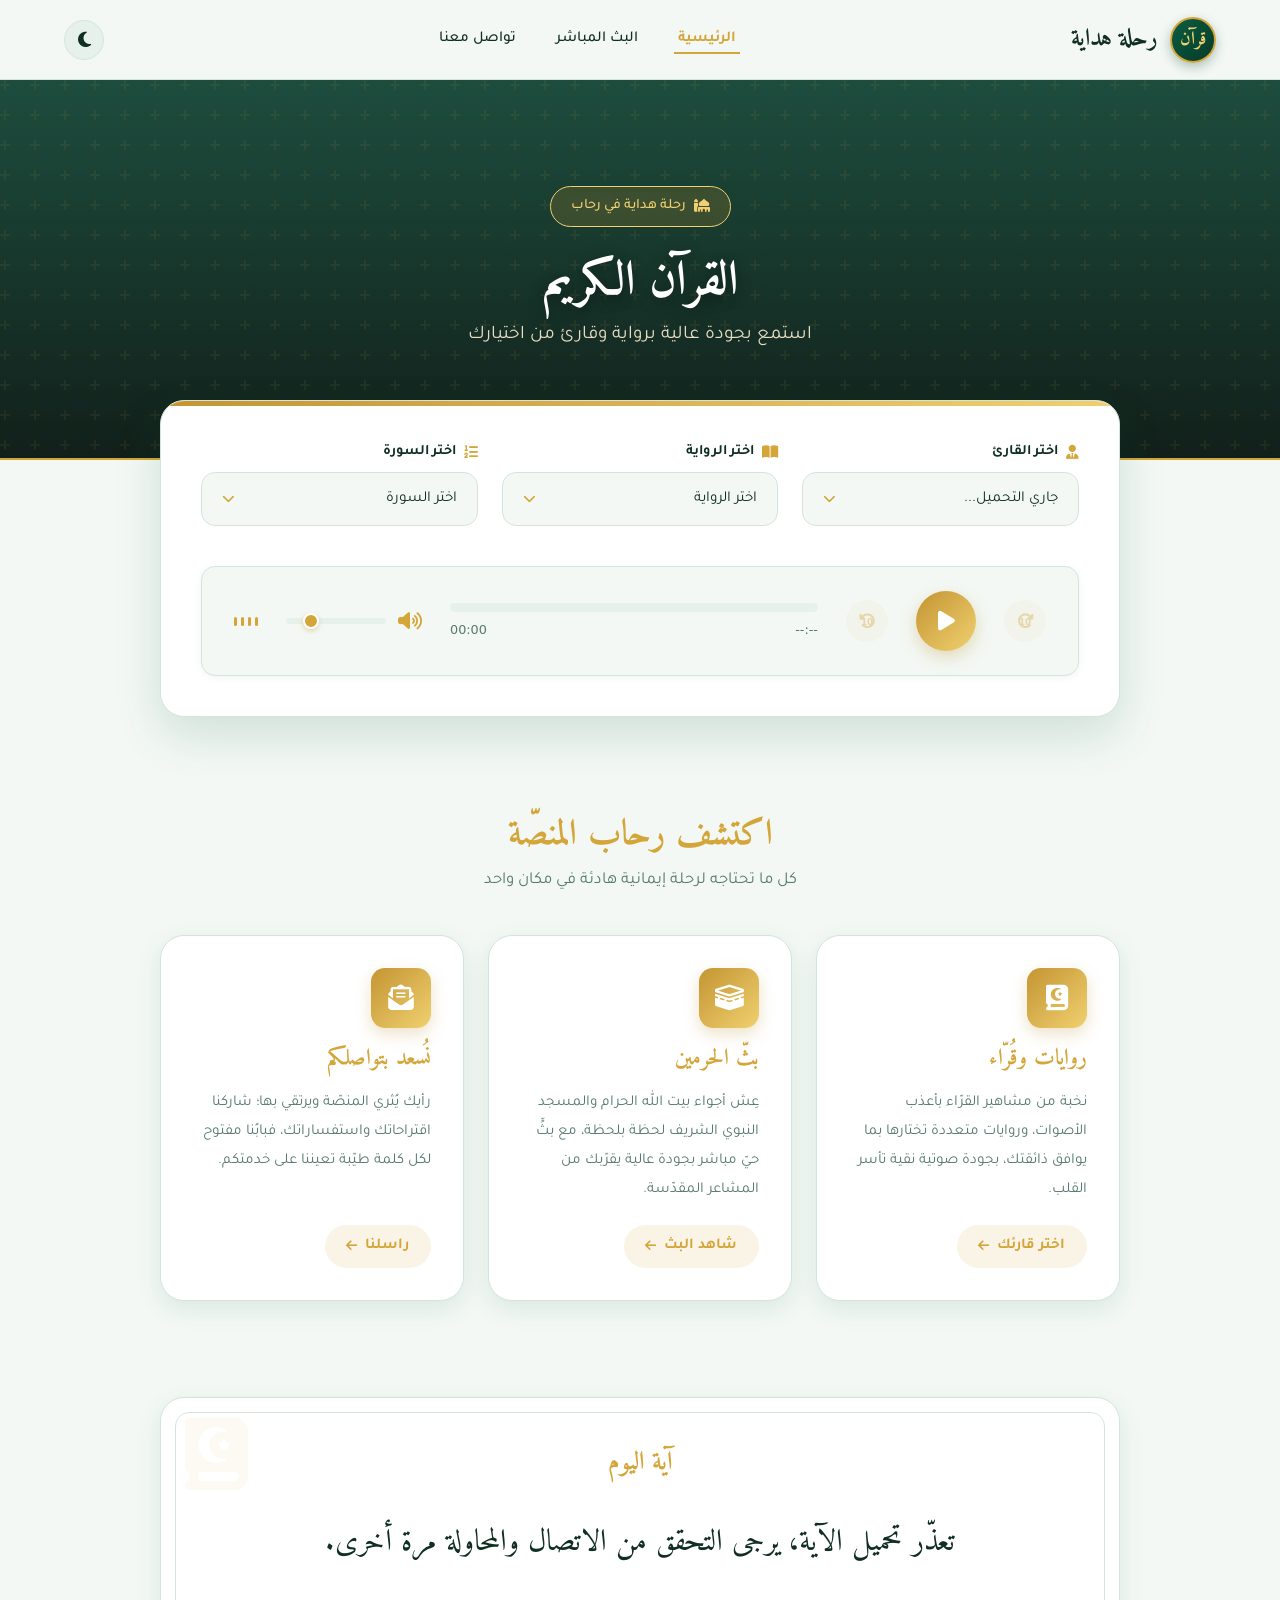
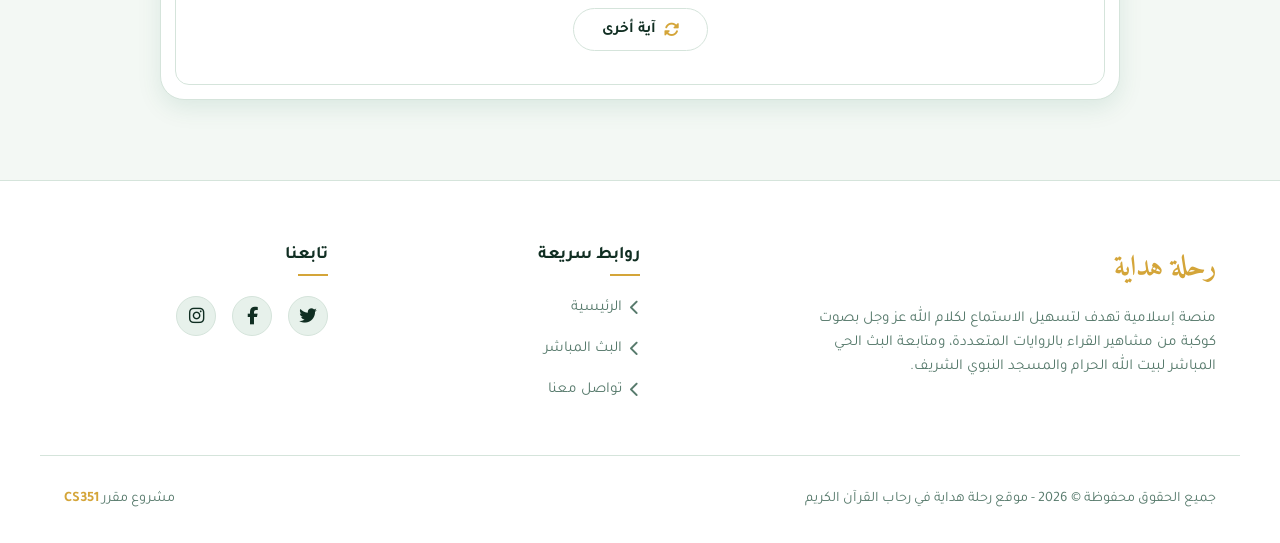
<file: index.html>
<!DOCTYPE html>
<html lang="ar" dir="rtl">
<head>
  <meta charset="UTF-8">
  <meta name="viewport" content="width=device-width, initial-scale=1.0">
  <title>رحلة هداية في رحاب القرآن الكريم</title>

  <!-- Favicon -->
  <link rel="icon" href="assets/icons/favicon.svg" type="image/svg+xml">

  <!-- Open Graph & Twitter Meta Tags -->
  <meta property="og:title" content="QURAAN - A Journey of Guidance">
  <meta property="og:description" content="Listen to the Holy Quran and watch live streams from the Two Holy Mosques with a calm and beautiful experience.">
  <!-- ⚠️ هام جداً لتطبيق تيليجرام: استبدل YOUR-DOMAIN.vercel.app برابط موقعك الحقيقي ⚠️ -->
  <meta property="og:url" content="https://quraan-project.vercel.app/">
  <meta property="og:image" content="https://quraan-project.vercel.app/assets/icons/og-image.png">
  <meta property="og:image:type" content="image/png">
  <meta property="og:image:width" content="1200">
  <meta property="og:image:height" content="630">
  <meta property="og:type" content="website">
  <meta name="twitter:card" content="summary_large_image">
  <meta name="twitter:title" content="QURAAN - A Journey of Guidance">
  <meta name="twitter:description" content="Listen to the Holy Quran and watch live streams from the Two Holy Mosques.">
  <meta name="twitter:image" content="https://quraan-project.vercel.app/assets/icons/og-image.png">

  <!-- تطبيق السمة (داكن/مضيء) قبل رسم الصفحة لمنع الوميض الأبيض عند التنقل -->
  <script>
    (function () {
      try {
        var t = localStorage.getItem('theme');
        if (!t) t = matchMedia('(prefers-color-scheme: dark)').matches ? 'dark' : 'light';
        document.documentElement.setAttribute('data-theme', t);
      } catch (e) {}
    })();
  </script>

  <!-- Google Fonts (Amiri & Tajawal) -->
  <link rel="preconnect" href="https://fonts.googleapis.com">
  <link rel="preconnect" href="https://fonts.gstatic.com" crossorigin>
  <link href="https://fonts.googleapis.com/css2?family=Amiri:ital,wght@0,400;0,700;1,400&family=Tajawal:wght@300;400;500;700;900&display=swap" rel="stylesheet">

  <!-- Font Awesome Icons -->
  <link rel="stylesheet" href="https://cdnjs.cloudflare.com/ajax/libs/font-awesome/6.4.0/css/all.min.css">

  <!-- Project Stylesheets -->
  <link rel="stylesheet" href="css/main.css">
  <link rel="stylesheet" href="css/header.css">
  <link rel="stylesheet" href="css/player.css">
  <link rel="stylesheet" href="css/footer.css">
</head>
<body>

  <!-- ============================================
       HEADER (Navbar Component)
       ============================================ -->
  <header class="header">
    <div class="container header__container">
      
      <!-- Brand Logo -->
      <a href="index.html" class="header__logo">
        <div class="header__logo-icon">قرآن</div>
        <span class="header__logo-text">رحلة هداية</span>
      </a>

      <!-- Navigation Links -->
      <nav class="header__nav" id="mainNav">
        <ul class="header__list">
          <li class="header__item">
            <a href="index.html" class="header__link header__link--active">الرئيسية</a>
          </li>
          <li class="header__item">
            <a href="live.html" class="header__link">البث المباشر</a>
          </li>
          <li class="header__item">
            <a href="contact.html" class="header__link">تواصل معنا</a>
          </li>
        </ul>
      </nav>

      <!-- Theme & Mobile Controls -->
      <div class="header__actions">
        <button class="header__theme-toggle" id="themeToggle" title="تبديل النمط" aria-label="تبديل مظهر الموقع">
          <i class="fas fa-moon"></i>
        </button>
        <button class="header__mobile-toggle" id="mobileToggle" aria-label="فتح قائمة التنقل" aria-expanded="false">
          <span></span>
          <span></span>
          <span></span>
        </button>
      </div>

    </div>
  </header>

  <!-- ============================================
       MAIN CONTENT (Hero & Player Section)
       ============================================ -->
  <main>
    
    <!-- Hero Section -->
    <section class="hero">
      <div class="hero__content">
        <div class="hero__badge">
          <i class="fas fa-mosque"></i>
          <span>رحلة هداية في رحاب</span>
        </div>
        <h1 class="hero__title">القرآن الكريم</h1>
        <p class="hero__subtitle">استمع بجودة عالية برواية وقارئ من اختيارك</p>
      </div>
    </section>

    <!-- Player Section -->
    <section class="player-section" id="player">
      <div class="container">
        
        <div class="player-card">
          
          <!-- Selectors Grid Row -->
          <div class="selectors-grid">
            
            <!-- Reciter Selector Group -->
            <div class="selector-group">
              <label class="selector-group__label">
                <i class="fas fa-user-tie"></i>
                <span>اختر القارئ</span>
              </label>
              
              <!-- Custom select box -->
              <div class="custom-select" id="reciterSelect">
                <div class="custom-select__trigger">
                  <span>جاري التحميل...</span>
                  <i class="fas fa-chevron-down"></i>
                </div>
                <div class="custom-select__options">
                  <!-- JS dynamically populates this -->
                </div>
              </div>
            </div>

            <!-- Riwaya Selector Group -->
            <div class="selector-group">
              <label class="selector-group__label">
                <i class="fas fa-book-open"></i>
                <span>اختر الرواية</span>
              </label>
              
              <!-- Custom select box -->
              <div class="custom-select" id="riwayaSelect">
                <div class="custom-select__trigger">
                  <span>اختر الرواية</span>
                  <i class="fas fa-chevron-down"></i>
                </div>
                <div class="custom-select__options">
                  <!-- JS dynamically populates this -->
                </div>
              </div>
            </div>

            <!-- Surah Selector Group -->
            <div class="selector-group">
              <label class="selector-group__label">
                <i class="fas fa-list-ol"></i>
                <span>اختر السورة</span>
              </label>
              
              <!-- Custom select box -->
              <div class="custom-select" id="surahSelect">
                <div class="custom-select__trigger">
                  <span>اختر السورة</span>
                  <i class="fas fa-chevron-down"></i>
                </div>
                <div class="custom-select__options">
                  <!-- JS dynamically populates this -->
                </div>
              </div>
            </div>

          </div>

          <!-- Now Playing info (يظهر عند اختيار سورة) -->
          <div class="now-playing" id="nowPlaying" hidden>
            <i class="fas fa-book-quran now-playing__icon"></i>
            <div class="now-playing__text">
              <span class="now-playing__surah" id="npSurah"></span>
              <span class="now-playing__reciter" id="npReciter"></span>
            </div>
          </div>

          <!-- Audio Player Bar -->
          <div class="audio-player">

            <!-- Seek Backward 10s -->
            <button class="audio-player__seek-btn" id="rewindBtn" disabled title="إرجاع 10 ثوانٍ" aria-label="إرجاع 10 ثوانٍ للخلف">
              <i class="fas fa-rotate-right"></i>
              <span class="audio-player__seek-num">10</span>
            </button>

            <!-- Circular Play Button -->
            <button class="audio-player__play-btn" id="playBtn" disabled title="تشغيل / إيقاف" aria-label="تشغيل السورة الحالية أو إيقافها">
              <i class="fas fa-play"></i>
            </button>

            <!-- Seek Forward 10s -->
            <button class="audio-player__seek-btn" id="forwardBtn" disabled title="تقديم 10 ثوانٍ" aria-label="تقديم 10 ثوانٍ للأمام">
              <i class="fas fa-rotate-left"></i>
              <span class="audio-player__seek-num">10</span>
            </button>

            <!-- Timeline and Progress -->
            <div class="audio-player__progress-wrapper">
              <div class="audio-player__bar-container" id="progressBar">
                <div class="audio-player__progress-fill" id="progressFill"></div>
              </div>
              <div class="audio-player__time-info">
                <span id="currentTime">00:00</span>
                <span id="duration">--:--</span>
              </div>
            </div>

            <!-- Volume Control slider -->
            <div class="audio-player__volume-wrapper">
              <button id="volumeBtn" class="fas fa-volume-up audio-player__volume-btn" title="كتم الصوت" aria-label="كتم أو تفعيل الصوت"></button>
              <input type="range" class="audio-player__slider" id="volumeSlider" min="0" max="100" value="80" title="مستوى الصوت">
            </div>

            <!-- Soundwave Micro-animation -->
            <div class="audio-player__wave" id="audioWave">
              <span class="audio-player__wave-bar"></span>
              <span class="audio-player__wave-bar"></span>
              <span class="audio-player__wave-bar"></span>
              <span class="audio-player__wave-bar"></span>
            </div>

          </div>

        </div>

      </div>
    </section>

    <!-- ============================================
         FEATURES (بطاقات + أزرار تنقّل)
         ============================================ -->
    <section class="features">
      <div class="container">

        <div class="features__header">
          <h2 class="features__title">اكتشف رحاب المنصّة</h2>
          <p class="features__subtitle">كل ما تحتاجه لرحلة إيمانية هادئة في مكان واحد</p>
        </div>

        <div class="features__grid">

          <!-- Card 1 (البطاقة كاملة رابط) -->
          <a href="#player" class="feature-card">
            <div class="feature-card__icon"><i class="fas fa-book-quran"></i></div>
            <h3 class="feature-card__title">روايات وقُرّاء</h3>
            <p class="feature-card__desc">
              نخبة من مشاهير القرّاء بأعذب الأصوات، وروايات متعددة تختارها بما يوافق ذائقتك، بجودة صوتية نقية تأسر القلب.
            </p>
            <span class="feature-card__btn">
              <span>اختر قارئك</span>
              <i class="fas fa-arrow-left"></i>
            </span>
          </a>

          <!-- Card 2 -->
          <a href="live.html" class="feature-card">
            <div class="feature-card__icon"><i class="fas fa-kaaba"></i></div>
            <h3 class="feature-card__title">بثّ الحرمين</h3>
            <p class="feature-card__desc">
              عِش أجواء بيت الله الحرام والمسجد النبوي الشريف لحظة بلحظة، مع بثٍّ حيّ مباشر بجودة عالية يقرّبك من المشاعر المقدّسة.
            </p>
            <span class="feature-card__btn">
              <span>شاهد البث</span>
              <i class="fas fa-arrow-left"></i>
            </span>
          </a>

          <!-- Card 3 -->
          <a href="contact.html" class="feature-card">
            <div class="feature-card__icon"><i class="fas fa-envelope-open-text"></i></div>
            <h3 class="feature-card__title">نُسعد بتواصلكم</h3>
            <p class="feature-card__desc">
              رأيك يُثري المنصّة ويرتقي بها؛ شاركنا اقتراحاتك واستفساراتك، فبابُنا مفتوح لكل كلمة طيّبة تعيننا على خدمتكم.
            </p>
            <span class="feature-card__btn">
              <span>راسلنا</span>
              <i class="fas fa-arrow-left"></i>
            </span>
          </a>

        </div>
      </div>
    </section>

    <!-- ============================================
         AYAH OF THE DAY (آية اليوم - عبر API)
         ============================================ -->
    <section class="ayah">
      <div class="container">
        <div class="ayah-card">
          <i class="fas fa-book-quran ayah-card__watermark" aria-hidden="true"></i>

          <h2 class="ayah-card__label">آية اليوم</h2>
          <p class="ayah-card__text" id="ayahText">جارٍ تحميل الآية...</p>
          <p class="ayah-card__tafsir" id="ayahTafsir"></p>
          <span class="ayah-card__ref" id="ayahRef"></span>

          <button class="ayah-card__btn" id="ayahRefreshBtn">
            <i class="fas fa-rotate"></i>
            <span>آية أخرى</span>
          </button>
        </div>
      </div>
    </section>

  </main>

  <!-- ============================================
       FOOTER (Footer Component)
       ============================================ -->
  <footer class="footer">
    <div class="container footer__container">
      
      <!-- Brand details -->
      <div class="footer__brand">
        <div class="footer__logo">رحلة هداية</div>
        <p class="footer__description">
          منصة إسلامية تهدف لتسهيل الاستماع لكلام الله عز وجل بصوت كوكبة من مشاهير القراء بالروايات المتعددة، ومتابعة البث الحي المباشر لبيت الله الحرام والمسجد النبوي الشريف.
        </p>
      </div>

      <!-- Quick Nav Links -->
      <div class="footer__section">
        <h3 class="footer__title">روابط سريعة</h3>
        <ul class="footer__links-list">
          <li><a href="index.html" class="footer__link"><i class="fas fa-chevron-left"></i> الرئيسية</a></li>
          <li><a href="live.html" class="footer__link"><i class="fas fa-chevron-left"></i> البث المباشر</a></li>
          <li><a href="contact.html" class="footer__link"><i class="fas fa-chevron-left"></i> تواصل معنا</a></li>
        </ul>
      </div>

      <!-- Socials / Contacts -->
      <div class="footer__section">
        <h3 class="footer__title">تابعنا</h3>
        <ul class="footer__social-list">
          <li><a href="#" class="footer__social-link" title="تويتر"><i class="fab fa-twitter"></i></a></li>
          <li><a href="#" class="footer__social-link" title="فيسبوك"><i class="fab fa-facebook-f"></i></a></li>
          <li><a href="#" class="footer__social-link" title="انستغرام"><i class="fab fa-instagram"></i></a></li>
        </ul>
      </div>

    </div>

    <!-- Legal bottom line -->
    <div class="container footer__bottom">
      <p class="footer__copy">جميع الحقوق محفوظة &copy; 2026 - موقع رحلة هداية في رحاب القرآن الكريم</p>
      <p class="footer__developer">مشروع مقرر <span class="footer__developer-name">CS351</span></p>
    </div>
  </footer>

  <!-- Scripts -->
  <script src="js/main.js"></script>
  <script src="js/player.js"></script>
  <script src="js/ayah.js"></script>
</body>
</html>
</file>
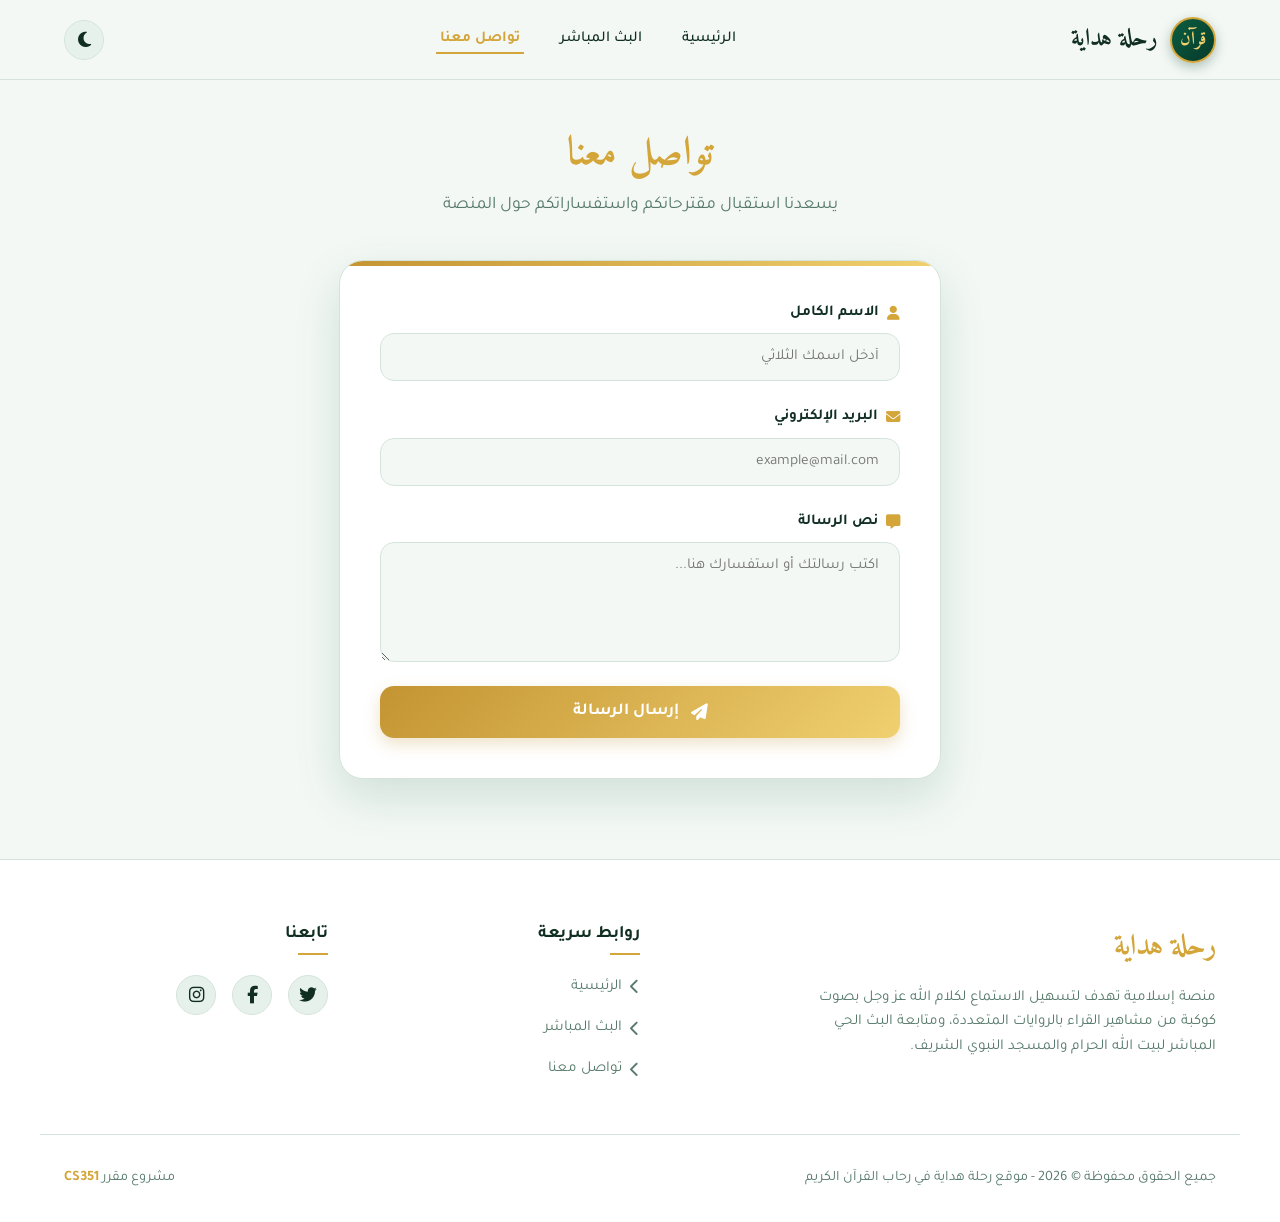
<file: contact.html>
<!DOCTYPE html>
<html lang="ar" dir="rtl">
<head>
  <meta charset="UTF-8">
  <meta name="viewport" content="width=device-width, initial-scale=1.0">
  <title>تواصل معنا - رحلة هداية</title>

  <!-- Favicon -->
  <link rel="icon" href="assets/icons/favicon.svg" type="image/svg+xml">

  <!-- Open Graph & Twitter Meta Tags -->
  <meta property="og:title" content="Contact QURAAN - A Journey of Guidance">
  <meta property="og:description" content="Get in touch with us for any inquiries or suggestions regarding the platform.">
  <!-- ⚠️ هام جداً لتطبيق تيليجرام: استبدل YOUR-DOMAIN.vercel.app برابط موقعك الحقيقي ⚠️ -->
  <meta property="og:url" content="https://quraan-project.vercel.app/contact.html">
  <meta property="og:image" content="https://quraan-project.vercel.app/assets/icons/og-image.png">
  <meta property="og:image:type" content="image/png">
  <meta property="og:image:width" content="1200">
  <meta property="og:image:height" content="630">
  <meta property="og:type" content="website">
  <meta name="twitter:card" content="summary_large_image">
  <meta name="twitter:title" content="Contact QURAAN - A Journey of Guidance">
  <meta name="twitter:description" content="Get in touch with us for any inquiries or suggestions regarding the platform.">
  <meta name="twitter:image" content="https://quraan-project.vercel.app/assets/icons/og-image.png">

  <!-- تطبيق السمة (داكن/مضيء) قبل رسم الصفحة لمنع الوميض الأبيض عند التنقل -->
  <script>
    (function () {
      try {
        var t = localStorage.getItem('theme');
        if (!t) t = matchMedia('(prefers-color-scheme: dark)').matches ? 'dark' : 'light';
        document.documentElement.setAttribute('data-theme', t);
      } catch (e) {}
    })();
  </script>

  <!-- Google Fonts (Amiri & Tajawal) -->
  <link rel="preconnect" href="https://fonts.googleapis.com">
  <link rel="preconnect" href="https://fonts.gstatic.com" crossorigin>
  <link href="https://fonts.googleapis.com/css2?family=Amiri:ital,wght@0,400;0,700;1,400&family=Tajawal:wght@300;400;500;700;900&display=swap" rel="stylesheet">

  <!-- Font Awesome Icons -->
  <link rel="stylesheet" href="https://cdnjs.cloudflare.com/ajax/libs/font-awesome/6.4.0/css/all.min.css">

  <!-- Project Stylesheets -->
  <link rel="stylesheet" href="css/main.css">
  <link rel="stylesheet" href="css/header.css">
  <link rel="stylesheet" href="css/footer.css">
</head>
<body>

  <!-- ============================================
       HEADER (Navbar Component)
       ============================================ -->
  <header class="header">
    <div class="container header__container">
      
      <!-- Brand Logo -->
      <a href="index.html" class="header__logo">
        <div class="header__logo-icon">قرآن</div>
        <span class="header__logo-text">رحلة هداية</span>
      </a>

      <!-- Navigation Links -->
      <nav class="header__nav" id="mainNav">
        <ul class="header__list">
          <li class="header__item">
            <a href="index.html" class="header__link">الرئيسية</a>
          </li>
          <li class="header__item">
            <a href="live.html" class="header__link">البث المباشر</a>
          </li>
          <li class="header__item">
            <a href="contact.html" class="header__link header__link--active">تواصل معنا</a>
          </li>
        </ul>
      </nav>

      <!-- Theme & Mobile Controls -->
      <div class="header__actions">
        <button class="header__theme-toggle" id="themeToggle" title="تبديل النمط" aria-label="تبديل مظهر الموقع">
          <i class="fas fa-moon"></i>
        </button>
        <button class="header__mobile-toggle" id="mobileToggle" aria-label="فتح قائمة التنقل" aria-expanded="false">
          <span></span>
          <span></span>
          <span></span>
        </button>
      </div>

    </div>
  </header>

  <!-- ============================================
       MAIN CONTENT (Contact Section)
       ============================================ -->
  <main>
    
    <section class="contact-section">
      <div class="container contact-section__container">
        
        <!-- Section Header -->
        <div class="contact-section__header">
          <h1 class="contact-section__title">تواصل معنا</h1>
          <p class="contact-section__subtitle">يسعدنا استقبال مقترحاتكم واستفساراتكم حول المنصة</p>
        </div>

        <!-- Contact Form Card -->
        <div class="contact-card">
          
          <!-- Success Banner -->
          <div class="form__success" id="formSuccess">
            <i class="fas fa-check-circle"></i>
            <span>تم إرسال رسالتك بنجاح! شكراً لتواصلك معنا.</span>
          </div>

          <!-- The Form -->
          <form class="form" id="contactForm" novalidate>
            
            <!-- Full Name input group -->
            <div class="form__group">
              <label for="fullName" class="form__label">
                <i class="fas fa-user"></i>
                <span>الاسم الكامل</span>
              </label>
              <input 
                type="text" 
                class="form__input" 
                id="fullName" 
                placeholder="أدخل اسمك الثلاثي" 
                autocomplete="name">
              <span class="form__error-message" style="display: none;"></span>
            </div>

            <!-- Email input group -->
            <div class="form__group">
              <label for="emailAddress" class="form__label">
                <i class="fas fa-envelope"></i>
                <span>البريد الإلكتروني</span>
              </label>
              <input 
                type="email" 
                class="form__input" 
                id="emailAddress" 
                placeholder="example@mail.com" 
                autocomplete="email"
                dir="ltr"
                style="text-align: right;">
              <span class="form__error-message" style="display: none;"></span>
            </div>

            <!-- Message input group -->
            <div class="form__group">
              <label for="messageText" class="form__label">
                <i class="fas fa-comment-alt"></i>
                <span>نص الرسالة</span>
              </label>
              <textarea 
                class="form__textarea" 
                id="messageText" 
                placeholder="اكتب رسالتك أو استفسارك هنا..." 
                rows="5"></textarea>
              <span class="form__error-message" style="display: none;"></span>
            </div>

            <!-- Submit Button -->
            <button type="submit" class="form__submit-btn">
              <i class="fas fa-paper-plane"></i>
              <span>إرسال الرسالة</span>
            </button>

          </form>

        </div>

      </div>
    </section>

  </main>

  <!-- ============================================
       FOOTER (Footer Component)
       ============================================ -->
  <footer class="footer">
    <div class="container footer__container">
      
      <!-- Brand details -->
      <div class="footer__brand">
        <div class="footer__logo">رحلة هداية</div>
        <p class="footer__description">
          منصة إسلامية تهدف لتسهيل الاستماع لكلام الله عز وجل بصوت كوكبة من مشاهير القراء بالروايات المتعددة، ومتابعة البث الحي المباشر لبيت الله الحرام والمسجد النبوي الشريف.
        </p>
      </div>

      <!-- Quick Nav Links -->
      <div class="footer__section">
        <h3 class="footer__title">روابط سريعة</h3>
        <ul class="footer__links-list">
          <li><a href="index.html" class="footer__link"><i class="fas fa-chevron-left"></i> الرئيسية</a></li>
          <li><a href="live.html" class="footer__link"><i class="fas fa-chevron-left"></i> البث المباشر</a></li>
          <li><a href="contact.html" class="footer__link"><i class="fas fa-chevron-left"></i> تواصل معنا</a></li>
        </ul>
      </div>

      <!-- Socials / Contacts -->
      <div class="footer__section">
        <h3 class="footer__title">تابعنا</h3>
        <ul class="footer__social-list">
          <li><a href="#" class="footer__social-link" title="تويتر"><i class="fab fa-twitter"></i></a></li>
          <li><a href="#" class="footer__social-link" title="فيسبوك"><i class="fab fa-facebook-f"></i></a></li>
          <li><a href="#" class="footer__social-link" title="انستغرام"><i class="fab fa-instagram"></i></a></li>
        </ul>
      </div>

    </div>

    <!-- Legal bottom line -->
    <div class="container footer__bottom">
      <p class="footer__copy">جميع الحقوق محفوظة &copy; 2026 - موقع رحلة هداية في رحاب القرآن الكريم</p>
      <p class="footer__developer">مشروع مقرر <span class="footer__developer-name">CS351</span></p>
    </div>
  </footer>

  <!-- Scripts -->
  <script src="js/main.js"></script>
  <script src="js/contact.js"></script>
</body>
</html>
</file>
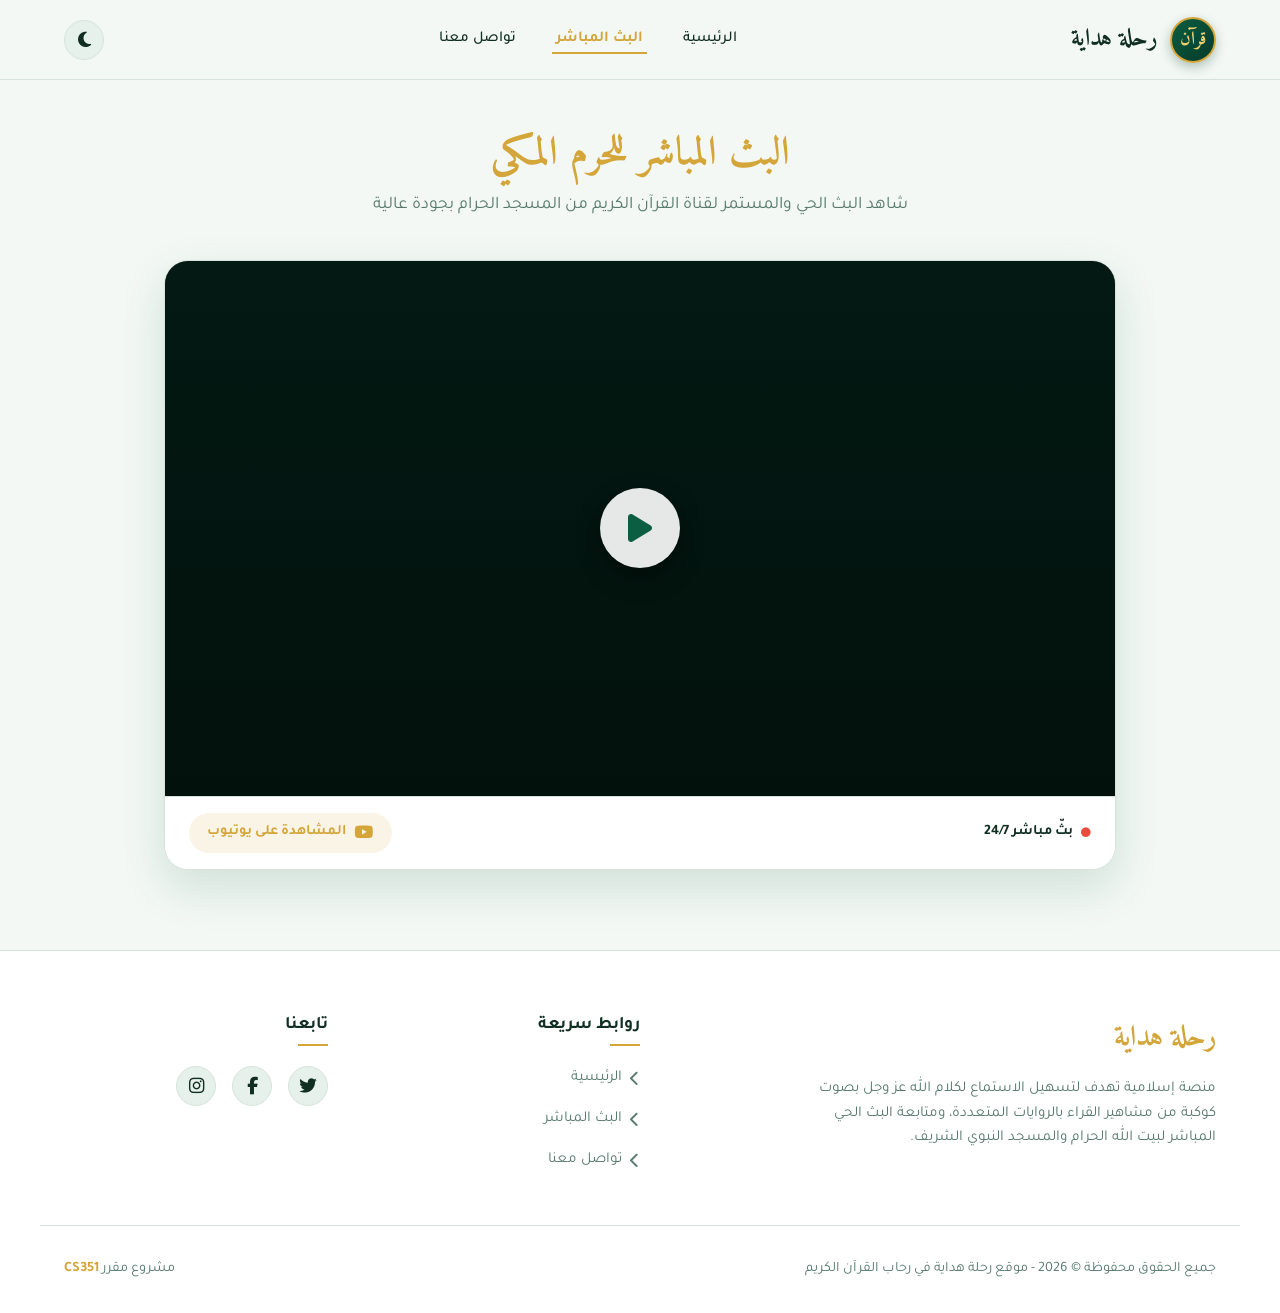
<file: live.html>
<!DOCTYPE html>
<html lang="ar" dir="rtl">
<head>
  <meta charset="UTF-8">
  <meta name="viewport" content="width=device-width, initial-scale=1.0">
  <title>البث المباشر للحرمين الشريفين - رحلة هداية</title>

  <!-- Favicon -->
  <link rel="icon" href="assets/icons/favicon.svg" type="image/svg+xml">

  <!-- Open Graph & Twitter Meta Tags -->
  <meta property="og:title" content="QURAAN - Live Stream | A Journey of Guidance">
  <meta property="og:description" content="Watch the 24/7 live streams from the Two Holy Mosques directly from our platform.">
  <!-- ⚠️ هام جداً لتطبيق تيليجرام: استبدل YOUR-DOMAIN.vercel.app برابط موقعك الحقيقي ⚠️ -->
  <meta property="og:url" content="https://quraan-project.vercel.app/live.html">
  <meta property="og:image" content="https://quraan-project.vercel.app/assets/icons/og-image.png">
  <meta property="og:image:type" content="image/png">
  <meta property="og:image:width" content="1200">
  <meta property="og:image:height" content="630">
  <meta property="og:type" content="website">
  <meta name="twitter:card" content="summary_large_image">
  <meta name="twitter:title" content="QURAAN - Live Stream | A Journey of Guidance">
  <meta name="twitter:description" content="Watch the 24/7 live streams from the Two Holy Mosques directly from our platform.">
  <meta name="twitter:image" content="https://quraan-project.vercel.app/assets/icons/og-image.png">

  <!-- تطبيق السمة (داكن/مضيء) قبل رسم الصفحة لمنع الوميض الأبيض عند التنقل -->
  <script>
    (function () {
      try {
        var t = localStorage.getItem('theme');
        if (!t) t = matchMedia('(prefers-color-scheme: dark)').matches ? 'dark' : 'light';
        document.documentElement.setAttribute('data-theme', t);
      } catch (e) {}
    })();
  </script>

  <!-- Google Fonts (Amiri & Tajawal) -->
  <link rel="preconnect" href="https://fonts.googleapis.com">
  <link rel="preconnect" href="https://fonts.gstatic.com" crossorigin>
  <link href="https://fonts.googleapis.com/css2?family=Amiri:ital,wght@0,400;0,700;1,400&family=Tajawal:wght@300;400;500;700;900&display=swap" rel="stylesheet">

  <!-- Font Awesome Icons -->
  <link rel="stylesheet" href="https://cdnjs.cloudflare.com/ajax/libs/font-awesome/6.4.0/css/all.min.css">

  <!-- Project Stylesheets -->
  <link rel="stylesheet" href="css/main.css">
  <link rel="stylesheet" href="css/header.css">
  <link rel="stylesheet" href="css/live.css">
  <link rel="stylesheet" href="css/footer.css">
</head>
<body>

  <!-- ============================================
       HEADER (Navbar Component)
       ============================================ -->
  <header class="header">
    <div class="container header__container">
      
      <!-- Brand Logo -->
      <a href="index.html" class="header__logo">
        <div class="header__logo-icon">قرآن</div>
        <span class="header__logo-text">رحلة هداية</span>
      </a>

      <!-- Navigation Links -->
      <nav class="header__nav" id="mainNav">
        <ul class="header__list">
          <li class="header__item">
            <a href="index.html" class="header__link">الرئيسية</a>
          </li>
          <li class="header__item">
            <a href="live.html" class="header__link header__link--active">البث المباشر</a>
          </li>
          <li class="header__item">
            <a href="contact.html" class="header__link">تواصل معنا</a>
          </li>
        </ul>
      </nav>

      <!-- Theme & Mobile Controls -->
      <div class="header__actions">
        <button class="header__theme-toggle" id="themeToggle" title="تبديل النمط" aria-label="تبديل مظهر الموقع">
          <i class="fas fa-moon"></i>
        </button>
        <button class="header__mobile-toggle" id="mobileToggle" aria-label="فتح قائمة التنقل" aria-expanded="false">
          <span></span>
          <span></span>
          <span></span>
        </button>
      </div>

    </div>
  </header>

  <!-- ============================================
       MAIN CONTENT (Live Streaming Section)
       ============================================ -->
  <main>
    
    <section class="live-stream">
      <div class="container live-stream__container">
        
        <!-- Section Header -->
        <div class="live-stream__header">
          <h1 class="live-stream__title">البث المباشر للحرم المكي</h1>
          <p class="live-stream__subtitle">شاهد البث الحي والمستمر لقناة القرآن الكريم من المسجد الحرام بجودة عالية</p>
        </div>

        <!-- Video Player Card -->
        <div class="live-stream__video-card">
          <div class="live-stream__video-wrapper" id="videoCanvas">

            <!-- Default Placeholder (Makkah Channel) -->
            <div class="live-stream__placeholder live-stream__placeholder--makkah" id="videoPlaceholder">
              <div class="live-stream__play-overlay" title="شغل البث الحي">
                <i class="fas fa-play"></i>
              </div>
            </div>

          </div>

          <!-- Footer bar: live badge + YouTube fallback link -->
          <div class="live-stream__bar">
            <span class="live-stream__live-badge">
              <i class="fas fa-circle"></i>
              <span>بثّ مباشر 24/7</span>
            </span>
            <a href="https://youtu.be/fZvuHkHYaXk"
               id="youtubeLink" class="live-stream__yt-link" target="_blank" rel="noopener">
              <i class="fab fa-youtube"></i>
              <span>المشاهدة على يوتيوب</span>
            </a>
          </div>
        </div>

      </div>
    </section>

  </main>

  <!-- ============================================
       FOOTER (Footer Component)
       ============================================ -->
  <footer class="footer">
    <div class="container footer__container">
      
      <!-- Brand details -->
      <div class="footer__brand">
        <div class="footer__logo">رحلة هداية</div>
        <p class="footer__description">
          منصة إسلامية تهدف لتسهيل الاستماع لكلام الله عز وجل بصوت كوكبة من مشاهير القراء بالروايات المتعددة، ومتابعة البث الحي المباشر لبيت الله الحرام والمسجد النبوي الشريف.
        </p>
      </div>

      <!-- Quick Nav Links -->
      <div class="footer__section">
        <h3 class="footer__title">روابط سريعة</h3>
        <ul class="footer__links-list">
          <li><a href="index.html" class="footer__link"><i class="fas fa-chevron-left"></i> الرئيسية</a></li>
          <li><a href="live.html" class="footer__link"><i class="fas fa-chevron-left"></i> البث المباشر</a></li>
          <li><a href="contact.html" class="footer__link"><i class="fas fa-chevron-left"></i> تواصل معنا</a></li>
        </ul>
      </div>

      <!-- Socials / Contacts -->
      <div class="footer__section">
        <h3 class="footer__title">تابعنا</h3>
        <ul class="footer__social-list">
          <li><a href="#" class="footer__social-link" title="تويتر"><i class="fab fa-twitter"></i></a></li>
          <li><a href="#" class="footer__social-link" title="فيسبوك"><i class="fab fa-facebook-f"></i></a></li>
          <li><a href="#" class="footer__social-link" title="انستغرام"><i class="fab fa-instagram"></i></a></li>
        </ul>
      </div>

    </div>

    <!-- Legal bottom line -->
    <div class="container footer__bottom">
      <p class="footer__copy">جميع الحقوق محفوظة &copy; 2026 - موقع رحلة هداية في رحاب القرآن الكريم</p>
      <p class="footer__developer">مشروع مقرر <span class="footer__developer-name">CS351</span></p>
    </div>
  </footer>

  <!-- Scripts -->
  <script src="js/main.js"></script>
  <script>
    document.addEventListener('DOMContentLoaded', () => {
      const videoCanvas = document.getElementById('videoCanvas');

      // بثّ الحرم المكي - قناة القرآن الكريم
      const VIDEO_ID = 'fZvuHkHYaXk';

      function loadIframe() {
        videoCanvas.innerHTML = `
          <iframe
            class="live-stream__iframe"
            src="https://www.youtube.com/embed/${VIDEO_ID}?autoplay=1&rel=0"
            title="البث المباشر للحرم المكي"
            frameborder="0"
            allow="accelerometer; autoplay; clipboard-write; encrypted-media; gyroscope; picture-in-picture"
            allowfullscreen>
          </iframe>
        `;
      }

      // تشغيل البث عند الضغط على الصورة الأولية
      document.getElementById('videoPlaceholder').addEventListener('click', loadIframe);
    });
  </script>
</body>
</html>
</file>
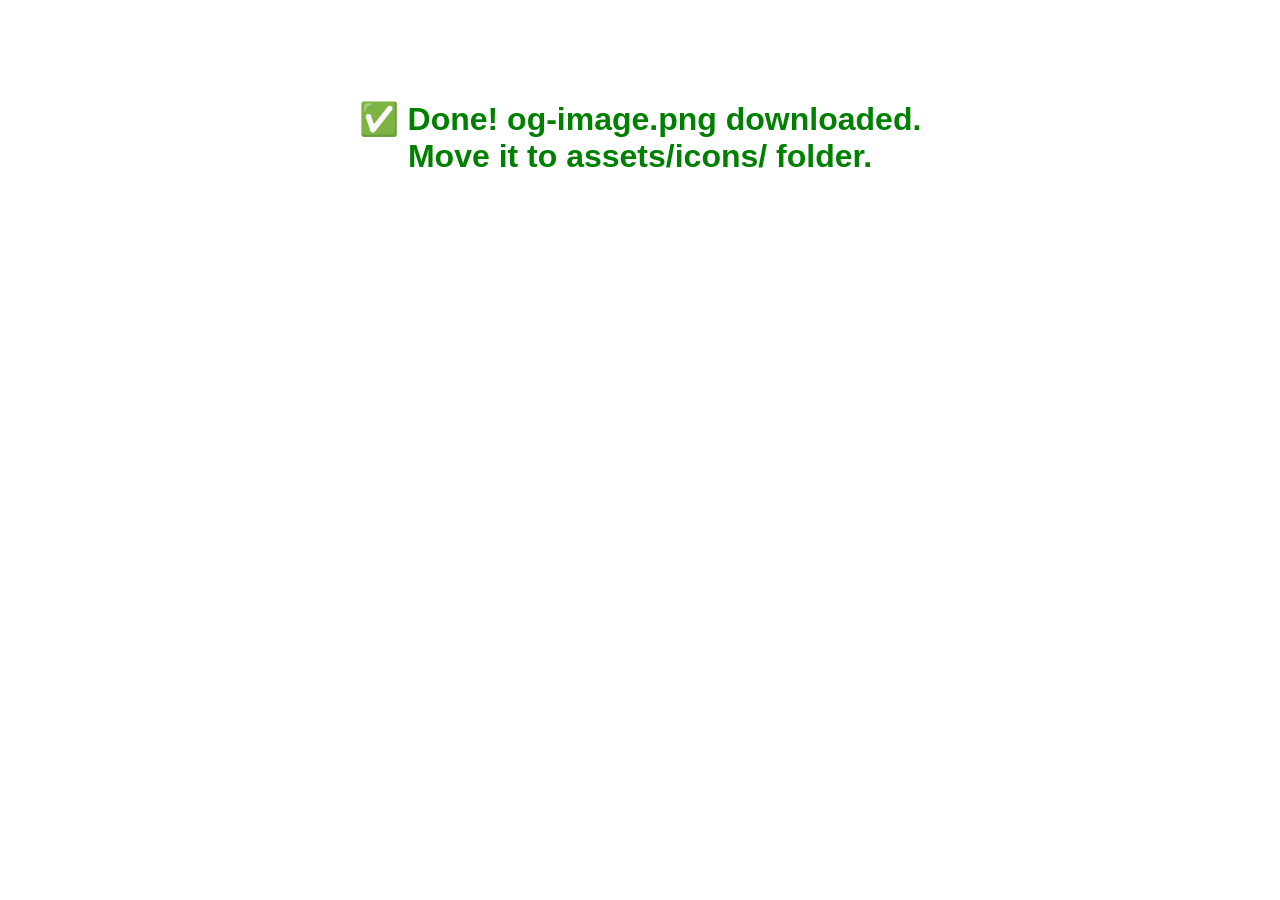
<file: assets/icons/generate-og.html>
<!DOCTYPE html>
<html>
<head><title>OG Image Generator</title></head>
<body>
<canvas id="c" width="1200" height="630"></canvas>
<script>
const c = document.getElementById('c');
const ctx = c.getContext('2d');

// Background gradient
const bg = ctx.createLinearGradient(0, 0, 1200, 630);
bg.addColorStop(0, '#0b261c');
bg.addColorStop(1, '#06190f');
ctx.fillStyle = bg;
ctx.fillRect(0, 0, 1200, 630);

// Decorative circles
ctx.strokeStyle = 'rgba(212, 165, 57, 0.12)';
ctx.lineWidth = 1;
[240, 200, 160, 120].forEach(r => {
  ctx.beginPath();
  ctx.arc(600, 290, r, 0, Math.PI * 2);
  ctx.stroke();
});

// Dome shape
ctx.fillStyle = '#d4a539';
ctx.beginPath();
ctx.moveTo(570, 210);
ctx.quadraticCurveTo(600, 170, 630, 210);
ctx.lineTo(625, 240);
ctx.lineTo(575, 240);
ctx.closePath();
ctx.fill();

// Crescent
ctx.beginPath();
ctx.arc(600, 175, 8, 0, Math.PI * 2);
ctx.fill();
ctx.fillStyle = '#0b261c';
ctx.beginPath();
ctx.arc(604, 173, 7, 0, Math.PI * 2);
ctx.fill();

// Book
ctx.fillStyle = '#d4a539';
ctx.beginPath();
ctx.moveTo(575, 240);
ctx.lineTo(555, 265);
ctx.lineTo(600, 255);
ctx.lineTo(645, 265);
ctx.lineTo(625, 240);
ctx.lineTo(600, 248);
ctx.closePath();
ctx.fill();

// Spine line
ctx.strokeStyle = '#0b261c';
ctx.lineWidth = 2;
ctx.beginPath();
ctx.moveTo(600, 248);
ctx.lineTo(600, 255);
ctx.stroke();

// "QURAAN" text
ctx.fillStyle = '#ffffff';
ctx.font = '900 78px "Segoe UI", "Helvetica Neue", Arial, sans-serif';
ctx.textAlign = 'center';
ctx.letterSpacing = '14px';
ctx.fillText('QURAAN', 600, 370);

// "A Journey of Guidance"
ctx.fillStyle = '#d4a539';
ctx.font = '300 30px "Segoe UI", "Helvetica Neue", Arial, sans-serif';
ctx.fillText('A Journey of Guidance', 600, 420);

// Bottom text
ctx.fillStyle = 'rgba(255,255,255,0.4)';
ctx.font = '400 20px "Segoe UI", "Helvetica Neue", Arial, sans-serif';
ctx.fillText('Listen & Watch Live Stream', 600, 580);

// Download
const a = document.createElement('a');
a.download = 'og-image.png';
a.href = c.toDataURL('image/png');
a.click();
document.body.innerHTML = '<h1 style="color:green;font-family:sans-serif;text-align:center;margin-top:100px;">✅ Done! og-image.png downloaded.<br>Move it to assets/icons/ folder.</h1>';
</script>
</body>
</html>
</file>
<file: css/main.css>
/* ==========================================================================
   CSS RESET & BASE STYLES (Islamic Emerald Green / Gold Theme)
   ========================================================================== */

:root {
  /* الهوية اللونية: أخضر زمردي إسلامي + ذهبي فاخر */
  --color-primary: #0b5e42;    /* أخضر زمردي عميق */
  --color-secondary: #063a2a;  /* أخضر أغمق */
  --color-accent: #d4a539;     /* ذهبي ملكي غني */
  --color-accent-light: #f0d070;/* ذهبي مشرق للتدرجات */
  --color-aux-1: #ffffff;      /* أبيض نقي */

  /* تدرجات لونية جاهزة لإعادة الاستخدام */
  --gradient-gold: linear-gradient(135deg, #c49432, #f0d070);
  --gradient-dark: linear-gradient(135deg, #0b5e42, #063a2a);

  /* Light Theme Mapping (Default) */
  --bg-color: #f3f8f4;
  --card-bg: #ffffff;
  --text-color: #102e22;
  --text-muted: #577a6c;
  --text-white: #ffffff;
  --border-color: #d5e4db;
  --header-bg: rgba(243, 248, 244, 0.88);
  --hover-bg: #e7f1eb;
  --shadow-sm: 0 2px 8px rgba(11, 94, 66, 0.06);
  --shadow: 0 8px 24px rgba(11, 94, 66, 0.10);
  --shadow-lg: 0 18px 45px rgba(11, 94, 66, 0.15);
  --accent-soft: rgba(212, 165, 57, 0.12);

  /* Border Radius Scale */
  --radius-sm: 8px;
  --radius-md: 14px;
  --radius-lg: 24px;
  --radius-full: 999px;

  /* Font Families */
  --font-title: 'Amiri', serif;
  --font-body: 'Tajawal', sans-serif;
  --font-system: 'Inter', system-ui, -apple-system, sans-serif;

  /* Transitions */
  --transition-speed: 250ms;
  --transition-timing: ease-in-out;
}

/* Dark Theme Mapping (أخضر داكن راقي + ذهبي مضيء) */
[data-theme="dark"] {
  --bg-color: #06190f;         /* أخضر فاحم عميق وأنيق */
  --card-bg: #0b261c;          /* أخضر داكن بتباين واضح */
  --text-color: #e6f2eb;       /* أبيض مخضر مريح للعين */
  --text-muted: #8cb8a3;       /* أخضر فاتح مقروء للملاحظات */
  --border-color: #163d30;
  --header-bg: rgba(6, 25, 15, 0.92);
  --hover-bg: #133a2d;
  --shadow-sm: 0 2px 8px rgba(0, 0, 0, 0.45);
  --shadow: 0 8px 24px rgba(0, 0, 0, 0.55);
  --shadow-lg: 0 18px 45px rgba(0, 0, 0, 0.7);
  --accent-soft: rgba(212, 165, 57, 0.14);
  --gradient-gold: linear-gradient(135deg, #d4a539, #f5d97a);
  --gradient-dark: linear-gradient(135deg, #0b261c, #051410);
}

/* انتقال ناعم بين الصفحات: ظهور تدريجي عند الفتح، واختفاء قبل المغادرة.
   نستخدم opacity فقط (دون transform) حتى لا تتأثر الترويسة الثابتة. */
@keyframes pageFadeIn {
  from { opacity: 0; }
  to { opacity: 1; }
}

body {
  animation: pageFadeIn 350ms var(--transition-timing);
}

body.is-leaving {
  opacity: 0;
  transition: opacity 250ms var(--transition-timing);
}

/* Base Reset */
*, *::before, *::after {
  margin: 0;
  padding: 0;
  box-sizing: border-box;
}

html {
  font-size: 16px;
  scroll-behavior: smooth;
  /* خلفية موحّدة مع السمة لمنع وميض أبيض أثناء الانتقال */
  background-color: var(--bg-color);
  transition: background-color var(--transition-speed) var(--transition-timing);
}

body {
  font-family: var(--font-body);
  background-color: var(--bg-color);
  color: var(--text-color);
  direction: rtl;
  text-align: right;
  line-height: 1.6;
  transition: background-color var(--transition-speed) var(--transition-timing),
              color var(--transition-speed) var(--transition-timing);
  min-height: 100vh;
  display: flex;
  flex-direction: column;
}

/* Typography */
h1, h2, h3, h4, h5, h6 {
  font-family: var(--font-title);
  color: var(--color-accent);
  font-weight: 700;
  line-height: 1.3;
}

a {
  text-decoration: none;
  color: inherit;
  transition: color var(--transition-speed) var(--transition-timing),
              background-color var(--transition-speed) var(--transition-timing);
}

img, svg {
  max-width: 100%;
  height: auto;
  display: block;
}

button, input, select, textarea {
  font-family: inherit;
  font-size: inherit;
  color: inherit;
  background: none;
  border: none;
  outline: none;
}

*:focus-visible {
  outline: 3px solid var(--color-accent);
  outline-offset: 3px;
}

/* Layout Containers */
.container {
  width: 100%;
  max-width: 1200px;
  margin-right: auto;
  margin-left: auto;
  padding-right: 1.5rem;
  padding-left: 1.5rem;
}

main {
  flex: 1 0 auto;
  margin-top: 80px; /* Offset for fixed header */
}

/* Screen Readers Only helper */
.sr-only {
  position: absolute;
  width: 1px;
  height: 1px;
  padding: 0;
  margin: -1px;
  overflow: hidden;
  clip: rect(0, 0, 0, 0);
  border: 0;
}

/* Scrollbar Styles */
::-webkit-scrollbar {
  width: 10px;
}

::-webkit-scrollbar-track {
  background: var(--bg-color);
}

::-webkit-scrollbar-thumb {
  background: var(--color-accent);
  border: 2px solid var(--bg-color);
  border-radius: 5px;
}

::-webkit-scrollbar-thumb:hover {
  background: var(--color-primary);
}

/* Respect user's system preferences for animations */
@media (prefers-reduced-motion: reduce) {
  * {
    animation-duration: 0.01ms !important;
    animation-iteration-count: 1 !important;
    transition-duration: 0.01ms !important;
    scroll-behavior: auto !important;
  }
}

/* ==========================================================================
   CONTACT FORM COMPONENTS (BEM Methodology)
   ========================================================================== */

.contact-section {
  padding: 3rem 0 5rem;
}

.contact-section__container {
  max-width: 650px;
  margin: 0 auto;
}

.contact-section__header {
  text-align: center;
  margin-bottom: 2.5rem;
  display: flex;
  flex-direction: column;
  align-items: center;
  gap: 0.75rem;
}

.contact-section__title {
  font-size: 2.5rem;
  color: var(--color-accent);
}

.contact-section__subtitle {
  font-family: var(--font-body);
  font-size: 1.1rem;
  color: var(--text-muted);
}

/* Form Card */
.contact-card {
  position: relative;
  overflow: hidden;
  background-color: var(--card-bg);
  border: 1px solid var(--border-color);
  border-radius: var(--radius-lg);
  padding: 2.5rem;
  box-shadow: var(--shadow-lg);
  transition: background-color var(--transition-speed) var(--transition-timing),
              border-color var(--transition-speed) var(--transition-timing),
              box-shadow var(--transition-speed) var(--transition-timing);
}

.contact-card::before {
  content: '';
  position: absolute;
  top: 0;
  right: 0;
  left: 0;
  height: 5px;
  background-image: var(--gradient-gold);
}

/* BEM Form Block */
.form {
  display: flex;
  flex-direction: column;
  gap: 1.5rem;
}

.form__group {
  display: flex;
  flex-direction: column;
  gap: 0.5rem;
  position: relative;
}

.form__label {
  font-family: var(--font-body);
  font-size: 0.95rem;
  font-weight: 700;
  color: var(--text-color);
  display: flex;
  align-items: center;
  gap: 0.5rem;
}

.form__label i {
  color: var(--color-accent);
  font-size: 0.9rem;
}

.form__input,
.form__textarea {
  width: 100%;
  padding: 0.875rem 1.25rem;
  background-color: var(--bg-color);
  border: 1px solid var(--border-color);
  border-radius: var(--radius-md);
  font-family: var(--font-body);
  font-size: 0.95rem;
  color: var(--text-color);
  transition: border-color var(--transition-speed) var(--transition-timing),
              box-shadow var(--transition-speed) var(--transition-timing);
}

.form__textarea {
  resize: vertical;
  min-height: 120px;
}

.form__input:focus,
.form__textarea:focus {
  border-color: var(--color-accent);
  box-shadow: 0 0 0 4px var(--accent-soft);
}

/* Error states for input validation */
.form__input--error,
.form__textarea--error {
  border-color: #e74c3c !important;
}

.form__error-message {
  font-family: var(--font-body);
  font-size: 0.85rem;
  color: #e74c3c;
  display: flex;
  align-items: center;
  gap: 0.25rem;
  margin-top: 0.25rem;
}

/* Submit Button */
.form__submit-btn {
  font-family: var(--font-body);
  font-weight: 700;
  font-size: 1.05rem;
  padding: 1rem 2rem;
  background-image: var(--gradient-gold);
  color: var(--text-white);
  border-radius: var(--radius-md);
  cursor: pointer;
  display: flex;
  align-items: center;
  justify-content: center;
  gap: 0.75rem;
  box-shadow: 0 6px 16px rgba(198, 160, 75, 0.3);
  transition: background-color var(--transition-speed) var(--transition-timing),
              transform var(--transition-speed) var(--transition-timing),
              box-shadow var(--transition-speed) var(--transition-timing);
}

.form__submit-btn:hover {
  filter: brightness(1.08);
  transform: translateY(-2px);
  box-shadow: 0 10px 22px rgba(198, 160, 75, 0.38);
}

.form__submit-btn:active {
  transform: translateY(0);
}

/* Form success banner */
.form__success {
  background-color: rgba(46, 204, 113, 0.15);
  border: 1px solid #2ecc71;
  padding: 1.25rem;
  border-radius: var(--radius-md);
  color: #27ae60;
  font-family: var(--font-body);
  text-align: center;
  display: none;
  align-items: center;
  justify-content: center;
  gap: 0.5rem;
  font-weight: 700;
}

.form__success--visible {
  display: flex;
}

@media (max-width: 768px) {
  .contact-card {
    padding: 1.5rem;
  }
  
  .contact-section__title {
    font-size: 2rem;
  }
}
</file>
<file: css/header.css>
/* ==========================================================================
   HEADER / NAVBAR COMPONENT (BEM Methodology)
   ========================================================================== */

.header {
  position: fixed;
  top: 0;
  left: 0;
  width: 100%;
  height: 80px;
  background-color: var(--header-bg);
  backdrop-filter: blur(12px);
  -webkit-backdrop-filter: blur(12px);
  border-bottom: 1px solid var(--border-color);
  z-index: 1000;
  transition: background-color var(--transition-speed) var(--transition-timing),
              border-color var(--transition-speed) var(--transition-timing),
              box-shadow var(--transition-speed) var(--transition-timing);
}

/* Modifiers for scrolling effect managed via JS */
.header--scrolled {
  box-shadow: var(--shadow);
}

.header__container {
  display: flex;
  justify-content: space-between;
  align-items: center;
  height: 100%;
}

.header__logo {
  display: flex;
  align-items: center;
  gap: 0.75rem;
  cursor: pointer;
}

.header__logo-icon {
  width: 46px;
  height: 46px;
  background-image: var(--gradient-dark);
  border: 2px solid var(--color-accent);
  border-radius: 50%;
  display: flex;
  align-items: center;
  justify-content: center;
  color: var(--color-accent-light);
  font-size: 1.15rem;
  font-family: var(--font-title);
  font-weight: 700;
  box-shadow: 0 4px 12px rgba(7, 56, 42, 0.3);
  transition: box-shadow var(--transition-speed) var(--transition-timing),
              border-color var(--transition-speed) var(--transition-timing);
}

.header__logo:hover .header__logo-icon {
  box-shadow: 0 0 0 4px rgba(212, 165, 57, 0.18), 0 4px 16px rgba(212, 165, 57, 0.3);
  border-color: var(--color-accent-light);
}

.header__logo-text {
  font-family: var(--font-title);
  font-size: 1.5rem;
  font-weight: 700;
  color: var(--text-color);
  transition: color var(--transition-speed) var(--transition-timing);
}

.header__logo:hover .header__logo-text {
  color: var(--color-accent);
}

/* Navigation Links */
.header__nav {
  display: flex;
  align-items: center;
}

.header__list {
  display: flex;
  list-style: none;
  gap: 2rem;
  align-items: center;
}

.header__link {
  font-family: var(--font-body);
  font-size: 0.95rem;
  font-weight: 500;
  color: var(--text-color);
  padding: 0.5rem 0.25rem;
  position: relative;
}

.header__link::after {
  content: '';
  position: absolute;
  bottom: 0;
  right: 0;
  width: 0;
  height: 2px;
  background-color: var(--color-accent);
  transition: width var(--transition-speed) var(--transition-timing);
}

.header__link:hover {
  color: var(--color-accent);
}

.header__link:hover::after {
  width: 100%;
}

.header__link--active {
  color: var(--color-accent);
  font-weight: 700;
}

.header__link--active::after {
  width: 100%;
}

/* Action Buttons (Theme Toggle, etc.) */
.header__actions {
  display: flex;
  align-items: center;
  gap: 1rem;
}

/* Theme Toggle Button */
.header__theme-toggle {
  width: 40px;
  height: 40px;
  border-radius: 50%;
  background-color: var(--hover-bg);
  border: 1px solid var(--border-color);
  display: flex;
  align-items: center;
  justify-content: center;
  cursor: pointer;
  color: var(--text-color);
  font-size: 1.1rem;
  transition: transform var(--transition-speed) var(--transition-timing),
              background-color var(--transition-speed) var(--transition-timing);
}

.header__theme-toggle:hover {
  transform: scale(1.05);
  background-color: var(--border-color);
}

/* Mobile Toggle Hamburger Menu */
.header__mobile-toggle {
  display: none;
  flex-direction: column;
  justify-content: space-between;
  width: 24px;
  height: 18px;
  cursor: pointer;
  z-index: 1001;
}

.header__mobile-toggle span {
  width: 100%;
  height: 2px;
  background-color: var(--text-color);
  border-radius: 2px;
  transition: transform var(--transition-speed) var(--transition-timing),
              opacity var(--transition-speed) var(--transition-timing);
}

/* Responsive Styles */
@media (max-width: 768px) {
  .header__mobile-toggle {
    display: flex;
  }

  .header__nav {
    position: fixed;
    top: 80px;
    right: -100%;
    width: 80%;
    max-width: 320px;
    height: calc(100vh - 80px);
    background-color: var(--card-bg);
    border-left: 1px solid var(--border-color);
    padding: 2rem 1.5rem;
    transition: right var(--transition-speed) var(--transition-timing);
    box-shadow: var(--shadow);
    display: block;
  }

  .header__nav--open {
    right: 0;
  }

  .header__list {
    flex-direction: column;
    align-items: flex-start;
    gap: 1.5rem;
  }

  .header__link {
    font-size: 1.1rem;
    display: block;
    width: 100%;
  }

  /* Hamburger transform when menu is active */
  .header__mobile-toggle--active span:nth-child(1) {
    transform: translateY(8px) rotate(45deg);
  }

  .header__mobile-toggle--active span:nth-child(2) {
    opacity: 0;
  }

  .header__mobile-toggle--active span:nth-child(3) {
    transform: translateY(-8px) rotate(-45deg);
  }
}
</file>
<file: css/player.css>
/* ==========================================================================
   HERO & AUDIO PLAYER COMPONENTS (BEM Methodology)
   ========================================================================== */

/* Hero Section */
.hero {
  position: relative;
  height: 380px;
  background: linear-gradient(rgba(6, 58, 42, 0.90), rgba(5, 20, 14, 0.95)),
              url('https://images.unsplash.com/photo-1584551246679-0daf3d275d0f?w=1920') center/cover;
  display: flex;
  align-items: center;
  justify-content: center;
  text-align: center;
  padding: 0 1rem;
  overflow: hidden;
  border-bottom: 2px solid var(--color-accent);
}

.hero::before {
  content: '';
  position: absolute;
  top: 0;
  left: 0;
  right: 0;
  bottom: 0;
  background-image: url("data:image/svg+xml,%3Csvg width='60' height='60' viewBox='0 0 60 60' xmlns='http://www.w3.org/2000/svg'%3E%3Cg fill='none' fill-rule='evenodd'%3E%3Cg fill='%23c6a04b' fill-opacity='0.12'%3E%3Cpath d='M36 34v-4h-2v4h-4v2h4v4h2v-4h4v-2h-4zm0-30V0h-2v4h-4v2h4v4h2V6h4V4h-4zM6 34v-4H4v4H0v2h4v4h2v-4h4v-2H6zM6 4V0H4v4H0v2h4v4h2V6h4V4H6z'/%3E%3C/g%3E%3C/g%3E%3C/svg%3E");
  opacity: 0.7;
}

.hero__content {
  position: relative;
  z-index: 2;
}

.hero__badge {
  display: inline-flex;
  align-items: center;
  gap: 0.5rem;
  background-color: rgba(216, 154, 43, 0.18);
  border: 1px solid var(--color-accent-light);
  padding: 0.5rem 1.25rem;
  border-radius: var(--radius-full);
  color: var(--color-accent-light);
  backdrop-filter: blur(4px);
  font-size: 0.9rem;
  font-weight: 500;
  margin-bottom: 1.5rem;
}

.hero__badge i {
  font-size: 0.8rem;
}

.hero__title {
  font-size: 3rem;
  color: var(--text-white);
  margin-bottom: 0.5rem;
  text-shadow: 0 4px 15px rgba(0, 0, 0, 0.4);
}

.hero__subtitle {
  font-family: var(--font-body);
  font-size: 1.2rem;
  color: #e8dcc4;
}

/* Player Section Container */
.player-section {
  margin-top: -60px;
  position: relative;
  z-index: 10;
  padding-bottom: 5rem;
  scroll-margin-top: 100px;
}

.player-card {
  background-color: var(--card-bg);
  border: 1px solid var(--border-color);
  border-radius: var(--radius-lg);
  padding: 2.5rem;
  box-shadow: var(--shadow-lg);
  max-width: 960px;
  margin: 0 auto;
  position: relative;
  overflow: hidden;
  transition: background-color var(--transition-speed) var(--transition-timing),
              border-color var(--transition-speed) var(--transition-timing),
              box-shadow var(--transition-speed) var(--transition-timing);
}

/* شريط ذهبي علوي يزيّن البطاقة */
.player-card::before {
  content: '';
  position: absolute;
  top: 0;
  right: 0;
  left: 0;
  height: 5px;
  background-image: var(--gradient-gold);
}

/* Custom UI Grid Layout */
.selectors-grid {
  display: grid;
  grid-template-columns: repeat(3, 1fr);
  gap: 1.5rem;
  margin-bottom: 2.5rem;
}

.selector-group {
  display: flex;
  flex-direction: column;
  gap: 0.5rem;
}

.selector-group__label {
  font-family: var(--font-body);
  font-size: 0.9rem;
  font-weight: 700;
  color: var(--text-color);
  display: flex;
  align-items: center;
  gap: 0.5rem;
}

.selector-group__label i {
  color: var(--color-accent);
}

/* Custom Select Dropdowns */
.custom-select {
  position: relative;
  width: 100%;
}

.custom-select__trigger {
  background-color: var(--bg-color);
  border: 1px solid var(--border-color);
  padding: 0.875rem 1.25rem;
  border-radius: var(--radius-md);
  cursor: pointer;
  display: flex;
  justify-content: space-between;
  align-items: center;
  font-family: var(--font-body);
  font-size: 0.95rem;
  transition: border-color var(--transition-speed) var(--transition-timing),
              background-color var(--transition-speed) var(--transition-timing);
}

.custom-select__trigger:hover {
  border-color: var(--color-accent);
}

/* حالة الخطأ: إطار أحمر عند الضغط على التشغيل دون اختيار */
.custom-select--error .custom-select__trigger {
  border-color: #e74c3c;
  box-shadow: 0 0 0 3px rgba(231, 76, 60, 0.15);
}

.custom-select__trigger i {
  color: var(--color-accent);
  font-size: 0.8rem;
  transition: transform var(--transition-speed) var(--transition-timing);
}

.custom-select--open .custom-select__trigger i {
  transform: rotate(180deg);
}

.custom-select__options {
  position: absolute;
  top: calc(100% + 5px);
  left: 0;
  width: 100%;
  max-height: 250px;
  overflow-y: auto;
  background-color: var(--card-bg);
  border: 1px solid var(--border-color);
  border-radius: var(--radius-md);
  z-index: 100;
  opacity: 0;
  visibility: hidden;
  transform: translateY(-10px);
  transition: opacity var(--transition-speed) var(--transition-timing),
              visibility var(--transition-speed) var(--transition-timing),
              transform var(--transition-speed) var(--transition-timing);
  box-shadow: var(--shadow);
}

.custom-select--open .custom-select__options {
  opacity: 1;
  visibility: visible;
  transform: translateY(0);
}

/* صندوق البحث الذكي داخل القائمة المنسدلة */
.custom-select__search {
  position: sticky;
  top: 0;
  z-index: 2;
  display: flex;
  align-items: center;
  gap: 0.5rem;
  padding: 0.6rem 0.85rem;
  background-color: var(--card-bg);
  border-bottom: 1px solid var(--border-color);
}

.custom-select__search i {
  color: var(--text-muted);
  font-size: 0.85rem;
}

.custom-select__search input {
  flex: 1;
  width: 100%;
  padding: 0.5rem 0.6rem;
  background-color: var(--bg-color);
  border: 1px solid var(--border-color);
  border-radius: var(--radius-sm);
  font-family: var(--font-body);
  font-size: 0.9rem;
  color: var(--text-color);
  transition: border-color var(--transition-speed) var(--transition-timing);
}

.custom-select__search input:focus {
  border-color: var(--color-accent);
}

.custom-select__no-results {
  padding: 1rem 1.25rem;
  text-align: center;
  color: var(--text-muted);
  font-family: var(--font-body);
  font-size: 0.9rem;
}

.custom-select__option {
  padding: 0.75rem 1.25rem;
  cursor: pointer;
  font-family: var(--font-body);
  font-size: 0.95rem;
  transition: background-color var(--transition-speed) var(--transition-timing),
              color var(--transition-speed) var(--transition-timing);
}

.custom-select__option:hover {
  background-color: var(--hover-bg);
  color: var(--color-accent);
}

.custom-select__option--selected {
  background-color: var(--color-accent);
  color: var(--text-white) !important;
}

/* شريط "يُعرض الآن" */
.now-playing {
  display: flex;
  align-items: center;
  gap: 0.85rem;
  padding: 0.85rem 1.25rem;
  margin-bottom: 1.25rem;
  background-color: var(--accent-soft);
  border: 1px solid var(--border-color);
  border-radius: var(--radius-md);
}

.now-playing[hidden] {
  display: none;
}

.now-playing__icon {
  width: 40px;
  height: 40px;
  flex-shrink: 0;
  display: flex;
  align-items: center;
  justify-content: center;
  border-radius: 50%;
  background-image: var(--gradient-gold);
  color: #fff;
  font-size: 1rem;
}

.now-playing__text {
  display: flex;
  flex-direction: column;
  line-height: 1.4;
  overflow: hidden;
}

.now-playing__surah {
  font-family: var(--font-title);
  font-weight: 700;
  font-size: 1.05rem;
  color: var(--color-accent);
}

.now-playing__reciter {
  font-family: var(--font-body);
  font-size: 0.85rem;
  color: var(--text-muted);
}

/* Audio Player Component */
.audio-player {
  background-color: var(--bg-color);
  border: 1px solid var(--border-color);
  border-radius: var(--radius-md);
  padding: 1.5rem 2rem;
  display: flex;
  align-items: center;
  gap: 1.75rem;
  box-shadow: var(--shadow-sm);
  transition: background-color var(--transition-speed) var(--transition-timing),
              border-color var(--transition-speed) var(--transition-timing);
}

/* Play Button */
.audio-player__play-btn {
  width: 60px;
  height: 60px;
  flex-shrink: 0;
  border-radius: 50%;
  background-image: var(--gradient-gold);
  color: var(--text-white);
  display: flex;
  align-items: center;
  justify-content: center;
  font-size: 1.4rem;
  cursor: pointer;
  box-shadow: 0 6px 16px rgba(198, 160, 75, 0.35);
  transition: transform var(--transition-speed) var(--transition-timing),
              filter var(--transition-speed) var(--transition-timing),
              box-shadow var(--transition-speed) var(--transition-timing);
}

.audio-player__play-btn:hover:not(:disabled) {
  transform: scale(1.06);
  filter: brightness(1.08);
  box-shadow: 0 10px 22px rgba(198, 160, 75, 0.45);
}

.audio-player__play-btn:disabled {
  background-image: none;
  background-color: var(--hover-bg);
  color: var(--text-muted);
  cursor: not-allowed;
  box-shadow: none;
}

/* أزرار التقديم/التأخير 10 ثوانٍ */
.audio-player__seek-btn {
  position: relative;
  width: 42px;
  height: 42px;
  flex-shrink: 0;
  border-radius: 50%;
  display: flex;
  align-items: center;
  justify-content: center;
  color: var(--color-accent);
  background-color: var(--accent-soft);
  font-size: 1.05rem;
  cursor: pointer;
  transition: background-color var(--transition-speed) var(--transition-timing),
              transform var(--transition-speed) var(--transition-timing);
}

.audio-player__seek-btn:hover:not(:disabled) {
  background-color: var(--color-accent);
  color: #fff;
  transform: scale(1.05);
}

.audio-player__seek-btn:disabled {
  opacity: 0.4;
  cursor: not-allowed;
}

/* الرقم الصغير "10" فوق أيقونة السهم */
.audio-player__seek-num {
  position: absolute;
  top: 50%;
  left: 50%;
  transform: translate(-50%, -40%);
  font-family: var(--font-system);
  font-size: 0.55rem;
  font-weight: 700;
}

/* Progress Area */
.audio-player__progress-wrapper {
  flex: 1;
  display: flex;
  flex-direction: column;
  gap: 0.5rem;
}

.audio-player__bar-container {
  width: 100%;
  height: 9px;
  background-color: var(--hover-bg);
  border-radius: var(--radius-full);
  cursor: pointer;
  position: relative;
}

/* التقدم يمتلئ من اليمين إلى اليسار (مناسب للاتجاه العربي) */
.audio-player__progress-fill {
  height: 100%;
  background-image: var(--gradient-gold);
  width: 0%;
  border-radius: var(--radius-full);
  position: absolute;
  top: 0;
  right: 0;
  transition: width 100ms linear;
}

/* نقطة المؤشر عند نهاية شريط التقدم */
.audio-player__progress-fill::after {
  content: '';
  position: absolute;
  top: 50%;
  left: 0;
  transform: translate(-50%, -50%);
  width: 15px;
  height: 15px;
  background-color: #fff;
  border: 3px solid var(--color-accent);
  border-radius: 50%;
  box-shadow: 0 2px 6px rgba(198, 160, 75, 0.4);
  opacity: 0;
  transition: opacity var(--transition-speed) var(--transition-timing);
}

.audio-player__bar-container:hover .audio-player__progress-fill::after {
  opacity: 1;
}

.audio-player__time-info {
  display: flex;
  justify-content: space-between;
  font-family: var(--font-system);
  font-size: 0.8rem;
  color: var(--text-muted);
  direction: ltr; /* Timers look best in LTR */
}

/* Volume Control */
.audio-player__volume-wrapper {
  display: flex;
  align-items: center;
  gap: 0.75rem;
}

.audio-player__volume-btn {
  color: var(--color-accent);
  font-size: 1.2rem;
  cursor: pointer;
}

.audio-player__slider {
  -webkit-appearance: none;
  appearance: none;
  width: 100px;
  height: 6px;
  background: var(--hover-bg);
  border-radius: var(--radius-full);
  outline: none;
  cursor: pointer;
}

.audio-player__slider::-webkit-slider-thumb {
  -webkit-appearance: none;
  appearance: none;
  width: 16px;
  height: 16px;
  border-radius: 50%;
  background: var(--color-accent);
  border: 2px solid var(--card-bg);
  box-shadow: 0 2px 5px rgba(198, 160, 75, 0.4);
  cursor: pointer;
  transition: transform var(--transition-speed) var(--transition-timing);
}

.audio-player__slider::-webkit-slider-thumb:hover {
  transform: scale(1.15);
}

.audio-player__slider::-moz-range-thumb {
  width: 16px;
  height: 16px;
  border-radius: 50%;
  background: var(--color-accent);
  border: 2px solid var(--card-bg);
  box-shadow: 0 2px 5px rgba(198, 160, 75, 0.4);
  cursor: pointer;
}

/* Loading wave animation inside player */
.audio-player__wave {
  display: flex;
  gap: 4px;
  align-items: center;
  height: 24px;
  margin-right: auto;
}

.audio-player__wave-bar {
  width: 3px;
  height: 40%;
  background-color: var(--color-accent);
  border-radius: 2px;
  transition: height 0.3s ease;
}

.audio-player__wave--playing .audio-player__wave-bar {
  animation: waveAnimation 1.2s ease-in-out infinite alternate;
}

.audio-player__wave--playing .audio-player__wave-bar:nth-child(2) { animation-delay: 0.2s; }
.audio-player__wave--playing .audio-player__wave-bar:nth-child(3) { animation-delay: 0.4s; }
.audio-player__wave--playing .audio-player__wave-bar:nth-child(4) { animation-delay: 0.6s; }

@keyframes waveAnimation {
  0% { height: 20%; }
  100% { height: 100%; }
}

/* ==========================================================================
   FEATURES SECTION (بطاقات أسفل المشغّل)
   ========================================================================== */
.features {
  padding: 1rem 0 5rem;
}

.features__header {
  text-align: center;
  margin-bottom: 2.5rem;
}

.features__title {
  font-size: 2.25rem;
  color: var(--color-accent);
  margin-bottom: 0.5rem;
}

.features__subtitle {
  font-family: var(--font-body);
  font-size: 1.05rem;
  color: var(--text-muted);
}

.features__grid {
  display: grid;
  grid-template-columns: repeat(3, 1fr);
  gap: 1.5rem;
  max-width: 960px;
  margin: 0 auto;
}

.feature-card {
  position: relative;
  overflow: hidden;
  display: flex;
  flex-direction: column;
  align-items: flex-start;
  gap: 1rem;
  background-color: var(--card-bg);
  border: 1px solid var(--border-color);
  border-radius: var(--radius-lg);
  padding: 2rem;
  box-shadow: var(--shadow);
  cursor: pointer;
  transition: transform var(--transition-speed) var(--transition-timing),
              box-shadow var(--transition-speed) var(--transition-timing),
              border-color var(--transition-speed) var(--transition-timing);
}

/* خط ذهبي علوي ينمو عند المرور فوق البطاقة */
.feature-card::before {
  content: '';
  position: absolute;
  top: 0;
  right: 0;
  left: 0;
  height: 4px;
  background-image: var(--gradient-gold);
  transform: scaleX(0);
  transform-origin: right;
  transition: transform var(--transition-speed) var(--transition-timing);
}

/* توهّج زخرفي خفيف في الزاوية العلوية */
.feature-card::after {
  content: '';
  position: absolute;
  top: -40px;
  left: -40px;
  width: 120px;
  height: 120px;
  border-radius: 50%;
  background: var(--accent-soft);
  opacity: 0;
  transition: opacity var(--transition-speed) var(--transition-timing);
  pointer-events: none;
}

.feature-card:hover {
  transform: translateY(-8px);
  box-shadow: var(--shadow-lg);
  border-color: var(--color-accent);
}

.feature-card:hover::before {
  transform: scaleX(1);
}

.feature-card:hover::after {
  opacity: 1;
}

.feature-card:focus-visible {
  border-color: var(--color-accent);
}

.feature-card__icon {
  position: relative;
  width: 60px;
  height: 60px;
  display: flex;
  align-items: center;
  justify-content: center;
  border-radius: var(--radius-md);
  background-image: var(--gradient-gold);
  color: #fff;
  font-size: 1.6rem;
  box-shadow: 0 6px 16px rgba(198, 160, 75, 0.3);
  transition: transform var(--transition-speed) var(--transition-timing);
}

.feature-card:hover .feature-card__icon {
  transform: rotate(-6deg) scale(1.08);
}

/* إبقاء محتوى البطاقة فوق التوهّج الزخرفي */
.feature-card__icon,
.feature-card__title,
.feature-card__desc,
.feature-card__btn {
  position: relative;
  z-index: 1;
}

.feature-card__title {
  font-family: var(--font-title);
  font-size: 1.4rem;
  color: var(--color-accent);
}

.feature-card__desc {
  flex: 1;
  font-family: var(--font-body);
  font-size: 0.95rem;
  line-height: 1.9;
  color: var(--text-muted);
}

.feature-card__btn {
  display: inline-flex;
  align-items: center;
  gap: 0.5rem;
  margin-top: 0.25rem;
  padding: 0.6rem 1.35rem;
  border-radius: var(--radius-full);
  background-color: var(--accent-soft);
  color: var(--color-accent);
  font-family: var(--font-body);
  font-weight: 700;
  font-size: 0.95rem;
  transition: background-color var(--transition-speed) var(--transition-timing),
              color var(--transition-speed) var(--transition-timing),
              gap var(--transition-speed) var(--transition-timing);
}

.feature-card:hover .feature-card__btn {
  background-image: var(--gradient-gold);
  color: #fff;
  gap: 0.85rem;
  box-shadow: 0 6px 16px rgba(198, 160, 75, 0.3);
}

.feature-card__btn i {
  font-size: 0.8rem;
}

/* ==========================================================================
   AYAH OF THE DAY (آية اليوم)
   ========================================================================== */
.ayah {
  padding: 1rem 0 5rem;
}

.ayah-card {
  position: relative;
  overflow: hidden;
  max-width: 960px;
  margin: 0 auto;
  text-align: center;
  background-color: var(--card-bg);
  border: 1px solid var(--border-color);
  border-radius: var(--radius-lg);
  padding: 3rem 2.5rem;
  box-shadow: var(--shadow);
}

/* إطار داخلي خفيف يعطي إحساساً بالأناقة */
.ayah-card::before {
  content: '';
  position: absolute;
  inset: 14px;
  border: 1px solid var(--border-color);
  border-radius: var(--radius-md);
  pointer-events: none;
}

/* علامة مائية زخرفية في الزاوية */
.ayah-card__watermark {
  position: absolute;
  top: 1.25rem;
  left: 1.5rem;
  font-size: 4.5rem;
  color: var(--color-accent);
  opacity: 0.06;
  pointer-events: none;
}

.ayah-card__label {
  position: relative;
  font-size: 1.6rem;
  color: var(--color-accent);
  margin-bottom: 1.75rem;
}

.ayah-card__text {
  position: relative;
  font-family: var(--font-title);
  font-size: 1.9rem;
  line-height: 2.4;
  color: var(--text-color);
  margin-bottom: 1.5rem;
}

.ayah-card__tafsir {
  position: relative;
  max-width: 720px;
  margin: 0 auto 1.75rem;
  font-family: var(--font-body);
  font-size: 0.95rem;
  font-style: italic;
  line-height: 2;
  color: var(--text-muted);
}

.ayah-card__ref {
  position: relative;
  display: block;
  font-family: var(--font-title);
  font-size: 1.25rem;
  font-weight: 700;
  color: var(--color-accent);
  margin-bottom: 1.75rem;
}

.ayah-card__btn {
  position: relative;
  display: inline-flex;
  align-items: center;
  gap: 0.5rem;
  padding: 0.7rem 1.75rem;
  border: 1px solid var(--border-color);
  border-radius: var(--radius-full);
  background-color: var(--card-bg);
  color: var(--text-color);
  font-family: var(--font-body);
  font-weight: 700;
  font-size: 0.95rem;
  cursor: pointer;
  transition: background-color var(--transition-speed) var(--transition-timing),
              color var(--transition-speed) var(--transition-timing),
              border-color var(--transition-speed) var(--transition-timing),
              transform var(--transition-speed) var(--transition-timing);
}

.ayah-card__btn:hover:not(:disabled) {
  background-image: var(--gradient-gold);
  color: #fff;
  border-color: transparent;
  transform: translateY(-2px);
}

.ayah-card__btn:disabled {
  opacity: 0.6;
  cursor: not-allowed;
}

.ayah-card__btn i {
  color: var(--color-accent);
}

.ayah-card__btn:hover:not(:disabled) i {
  color: #fff;
}

/* Responsive Player design */
@media (max-width: 768px) {
  .hero__title {
    font-size: 2.25rem;
  }

  .player-card {
    padding: 1.5rem;
  }

  .selectors-grid {
    grid-template-columns: 1fr;
    gap: 1rem;
    margin-bottom: 1.75rem;
  }

  /* تخطيط مرن للمشغل على الهاتف:
     زر التشغيل وشريط التقدم في صف، والصوت في صف منفصل */
  .audio-player {
    flex-wrap: wrap;
    justify-content: center;
    padding: 1.25rem;
    gap: 1rem 1rem;
  }

  /* على الهاتف: أزرار التحكم في صف، وشريط التقدم بعرض كامل تحتها */
  .audio-player__progress-wrapper {
    order: 2;
    flex-basis: 100%;
    min-width: 0;
  }

  .audio-player__volume-wrapper {
    order: 3;
    width: 100%;
    justify-content: center;
    padding-top: 0.5rem;
    border-top: 1px solid var(--border-color);
  }

  .audio-player__slider {
    width: 140px;
  }

  /* إخفاء موجة الصوت الزخرفية على الشاشات الصغيرة لتوفير المساحة */
  .audio-player__wave {
    display: none;
  }

  .features__grid {
    grid-template-columns: 1fr;
  }

  .features__title {
    font-size: 1.85rem;
  }

  .ayah-card {
    padding: 2rem 1.25rem;
  }

  .ayah-card__text {
    font-size: 1.5rem;
    line-height: 2.1;
  }

  .ayah-card__watermark {
    display: none;
  }
}

@media (max-width: 420px) {
  .hero__title {
    font-size: 1.9rem;
  }

  .audio-player__play-btn {
    width: 52px;
    height: 52px;
    font-size: 1.2rem;
  }
}
</file>
<file: css/footer.css>
/* ==========================================================================
   FOOTER COMPONENT (BEM Methodology)
   ========================================================================== */

.footer {
  background-color: var(--card-bg);
  border-top: 1px solid var(--border-color);
  padding: 4rem 0 2rem;
  margin-top: auto;
  transition: background-color var(--transition-speed) var(--transition-timing),
              border-color var(--transition-speed) var(--transition-timing);
}

.footer__container {
  display: grid;
  grid-template-columns: 2fr 1fr 1fr;
  gap: 3rem;
  margin-bottom: 3rem;
}

.footer__brand {
  display: flex;
  flex-direction: column;
  gap: 1rem;
}

.footer__logo {
  font-family: var(--font-title);
  font-size: 1.8rem;
  font-weight: 700;
  color: var(--color-accent);
}

.footer__description {
  font-family: var(--font-body);
  font-size: 0.95rem;
  color: var(--text-muted);
  max-width: 400px;
}

.footer__section {
  display: flex;
  flex-direction: column;
  gap: 1.25rem;
}

.footer__title {
  font-family: var(--font-body);
  font-size: 1.1rem;
  font-weight: 700;
  color: var(--text-color);
  position: relative;
  padding-bottom: 0.5rem;
}

.footer__title::after {
  content: '';
  position: absolute;
  bottom: 0;
  right: 0;
  width: 30px;
  height: 2px;
  background-color: var(--color-accent);
}

.footer__links-list {
  list-style: none;
  display: flex;
  flex-direction: column;
  gap: 0.75rem;
}

.footer__link {
  font-family: var(--font-body);
  font-size: 0.95rem;
  color: var(--text-muted);
  display: inline-flex;
  align-items: center;
  gap: 0.5rem;
}

.footer__link:hover {
  color: var(--color-accent);
  transform: translateX(-5px);
}

/* Social Icons Links */
.footer__social-list {
  display: flex;
  gap: 1rem;
  list-style: none;
}

.footer__social-link {
  width: 40px;
  height: 40px;
  border-radius: 50%;
  background-color: var(--hover-bg);
  border: 1px solid var(--border-color);
  display: flex;
  align-items: center;
  justify-content: center;
  color: var(--text-color);
  font-size: 1.1rem;
  transition: transform var(--transition-speed) var(--transition-timing),
              background-color var(--transition-speed) var(--transition-timing),
              color var(--transition-speed) var(--transition-timing);
}

.footer__social-link:hover {
  transform: translateY(-3px);
  background-image: var(--gradient-gold);
  color: var(--text-white);
  border-color: transparent;
  box-shadow: 0 6px 14px rgba(198, 160, 75, 0.3);
}

/* Footer Bottom Area */
.footer__bottom {
  border-top: 1px solid var(--border-color);
  padding-top: 2rem;
  display: flex;
  justify-content: space-between;
  align-items: center;
  flex-wrap: wrap;
  gap: 1rem;
}

.footer__copy {
  font-family: var(--font-body);
  font-size: 0.9rem;
  color: var(--text-muted);
}

.footer__developer {
  font-family: var(--font-body);
  font-size: 0.9rem;
  color: var(--text-muted);
}

.footer__developer-name {
  font-weight: 700;
  color: var(--color-accent);
}

/* Responsive Footer */
@media (max-width: 768px) {
  .footer__container {
    grid-template-columns: 1fr;
    gap: 2rem;
    text-align: center;
  }

  .footer__title::after {
    right: 50%;
    transform: translateX(50%);
  }

  .footer__link {
    justify-content: center;
  }

  .footer__link:hover {
    transform: scale(1.05);
  }

  .footer__social-list {
    justify-content: center;
  }

  .footer__bottom {
    flex-direction: column;
    text-align: center;
  }
}
</file>
<file: css/live.css>
/* ==========================================================================
   LIVE STREAMING COMPONENT (BEM Methodology)
   ========================================================================== */

.live-stream {
  padding: 3rem 0 5rem;
}

.live-stream__container {
  max-width: 1000px;
  margin: 0 auto;
}

.live-stream__header {
  text-align: center;
  margin-bottom: 2.5rem;
  display: flex;
  flex-direction: column;
  align-items: center;
  gap: 0.75rem;
}

.live-stream__title {
  font-size: 2.5rem;
  color: var(--color-accent);
}

.live-stream__subtitle {
  font-family: var(--font-body);
  font-size: 1.1rem;
  color: var(--text-muted);
}

/* Tabs switcher for Mekkah/Medinah */
.live-stream__tabs {
  display: flex;
  justify-content: center;
  gap: 1rem;
  margin-bottom: 2rem;
}

.live-stream__tab-btn {
  font-family: var(--font-body);
  font-size: 1rem;
  font-weight: 700;
  padding: 0.75rem 2rem;
  background-color: var(--card-bg);
  border: 1px solid var(--border-color);
  border-radius: var(--radius-md);
  color: var(--text-color);
  cursor: pointer;
  display: flex;
  align-items: center;
  gap: 0.5rem;
  transition: background-color var(--transition-speed) var(--transition-timing),
              border-color var(--transition-speed) var(--transition-timing),
              color var(--transition-speed) var(--transition-timing),
              transform var(--transition-speed) var(--transition-timing);
  box-shadow: var(--shadow);
}

.live-stream__tab-btn:hover {
  transform: translateY(-2px);
  border-color: var(--color-accent);
  background-color: var(--hover-bg);
}

.live-stream__tab-btn--active {
  background-image: var(--gradient-gold);
  color: var(--text-white) !important;
  border-color: transparent !important;
  box-shadow: 0 6px 16px rgba(198, 160, 75, 0.3);
}

.live-stream__tab-btn i {
  font-size: 0.6rem;
  color: #e74c3c;
  animation: pulseLive 2s infinite;
}

@keyframes pulseLive {
  0%, 100% { opacity: 1; transform: scale(1); }
  50% { opacity: 0.4; transform: scale(0.8); }
}

/* Video Player Canvas */
.live-stream__video-card {
  background-color: var(--card-bg);
  border: 1px solid var(--border-color);
  border-radius: var(--radius-lg);
  overflow: hidden;
  box-shadow: var(--shadow-lg);
  transition: background-color var(--transition-speed) var(--transition-timing),
              border-color var(--transition-speed) var(--transition-timing);
}

.live-stream__video-wrapper {
  position: relative;
  padding-top: 56.25%; /* 16:9 Aspect Ratio */
  background-color: #000;
}

.live-stream__iframe,
.live-stream__placeholder {
  position: absolute;
  top: 0;
  left: 0;
  width: 100%;
  height: 100%;
  border: none;
}

/* Custom Placeholder with images from unsplash */
.live-stream__placeholder {
  background-position: center;
  background-size: cover;
  display: flex;
  align-items: center;
  justify-content: center;
  cursor: pointer;
  transition: transform 0.5s ease;
}

.live-stream__placeholder--makkah {
  background-image: linear-gradient(rgba(7, 56, 42, 0.45), rgba(4, 26, 19, 0.65)),
                    url('https://images.unsplash.com/photo-1542816417-0983c9c9ad53?w=1920');
}

.live-stream__placeholder--madinah {
  background-image: linear-gradient(rgba(7, 56, 42, 0.45), rgba(4, 26, 19, 0.65)),
                    url('https://images.unsplash.com/photo-1591604021695-0c69b7c05981?w=1920');
}

.live-stream__play-overlay {
  width: 80px;
  height: 80px;
  border-radius: 50%;
  background-color: rgba(255, 255, 255, 0.9);
  display: flex;
  align-items: center;
  justify-content: center;
  color: var(--color-primary);
  font-size: 2rem;
  box-shadow: 0 10px 25px rgba(0, 0, 0, 0.4);
  transition: transform var(--transition-speed) var(--transition-timing),
              background-color var(--transition-speed) var(--transition-timing),
              color var(--transition-speed) var(--transition-timing);
}

.live-stream__placeholder:hover .live-stream__play-overlay {
  transform: scale(1.1);
  background-image: var(--gradient-gold);
  color: var(--text-white);
}

/* شريط أسفل الفيديو: شارة البث + رابط يوتيوب الاحتياطي */
.live-stream__bar {
  display: flex;
  align-items: center;
  justify-content: space-between;
  gap: 1rem;
  flex-wrap: wrap;
  padding: 1rem 1.5rem;
  background-color: var(--card-bg);
  border-top: 1px solid var(--border-color);
}

.live-stream__live-badge {
  display: inline-flex;
  align-items: center;
  gap: 0.5rem;
  font-family: var(--font-body);
  font-weight: 700;
  font-size: 0.9rem;
  color: var(--text-color);
}

.live-stream__live-badge i {
  font-size: 0.6rem;
  color: #e74c3c;
  animation: pulseLive 2s infinite;
}

.live-stream__yt-link {
  display: inline-flex;
  align-items: center;
  gap: 0.5rem;
  padding: 0.55rem 1.15rem;
  border-radius: var(--radius-full);
  background-color: var(--accent-soft);
  color: var(--color-accent);
  font-family: var(--font-body);
  font-weight: 700;
  font-size: 0.9rem;
  transition: background-color var(--transition-speed) var(--transition-timing),
              color var(--transition-speed) var(--transition-timing);
}

.live-stream__yt-link:hover {
  background-image: var(--gradient-gold);
  color: #fff;
}

.live-stream__yt-link i {
  font-size: 1.05rem;
}

/* Responsive adjustments */
@media (max-width: 768px) {
  .live-stream__title {
    font-size: 2rem;
  }
  
  .live-stream__tabs {
    flex-direction: column;
    align-items: center;
    gap: 0.75rem;
  }
  
  .live-stream__tab-btn {
    width: 100%;
    max-width: 320px;
    justify-content: center;
  }
  
  .live-stream__play-overlay {
    width: 60px;
    height: 60px;
    font-size: 1.5rem;
  }

  .live-stream__bar {
    justify-content: center;
    text-align: center;
  }
}
</file>
